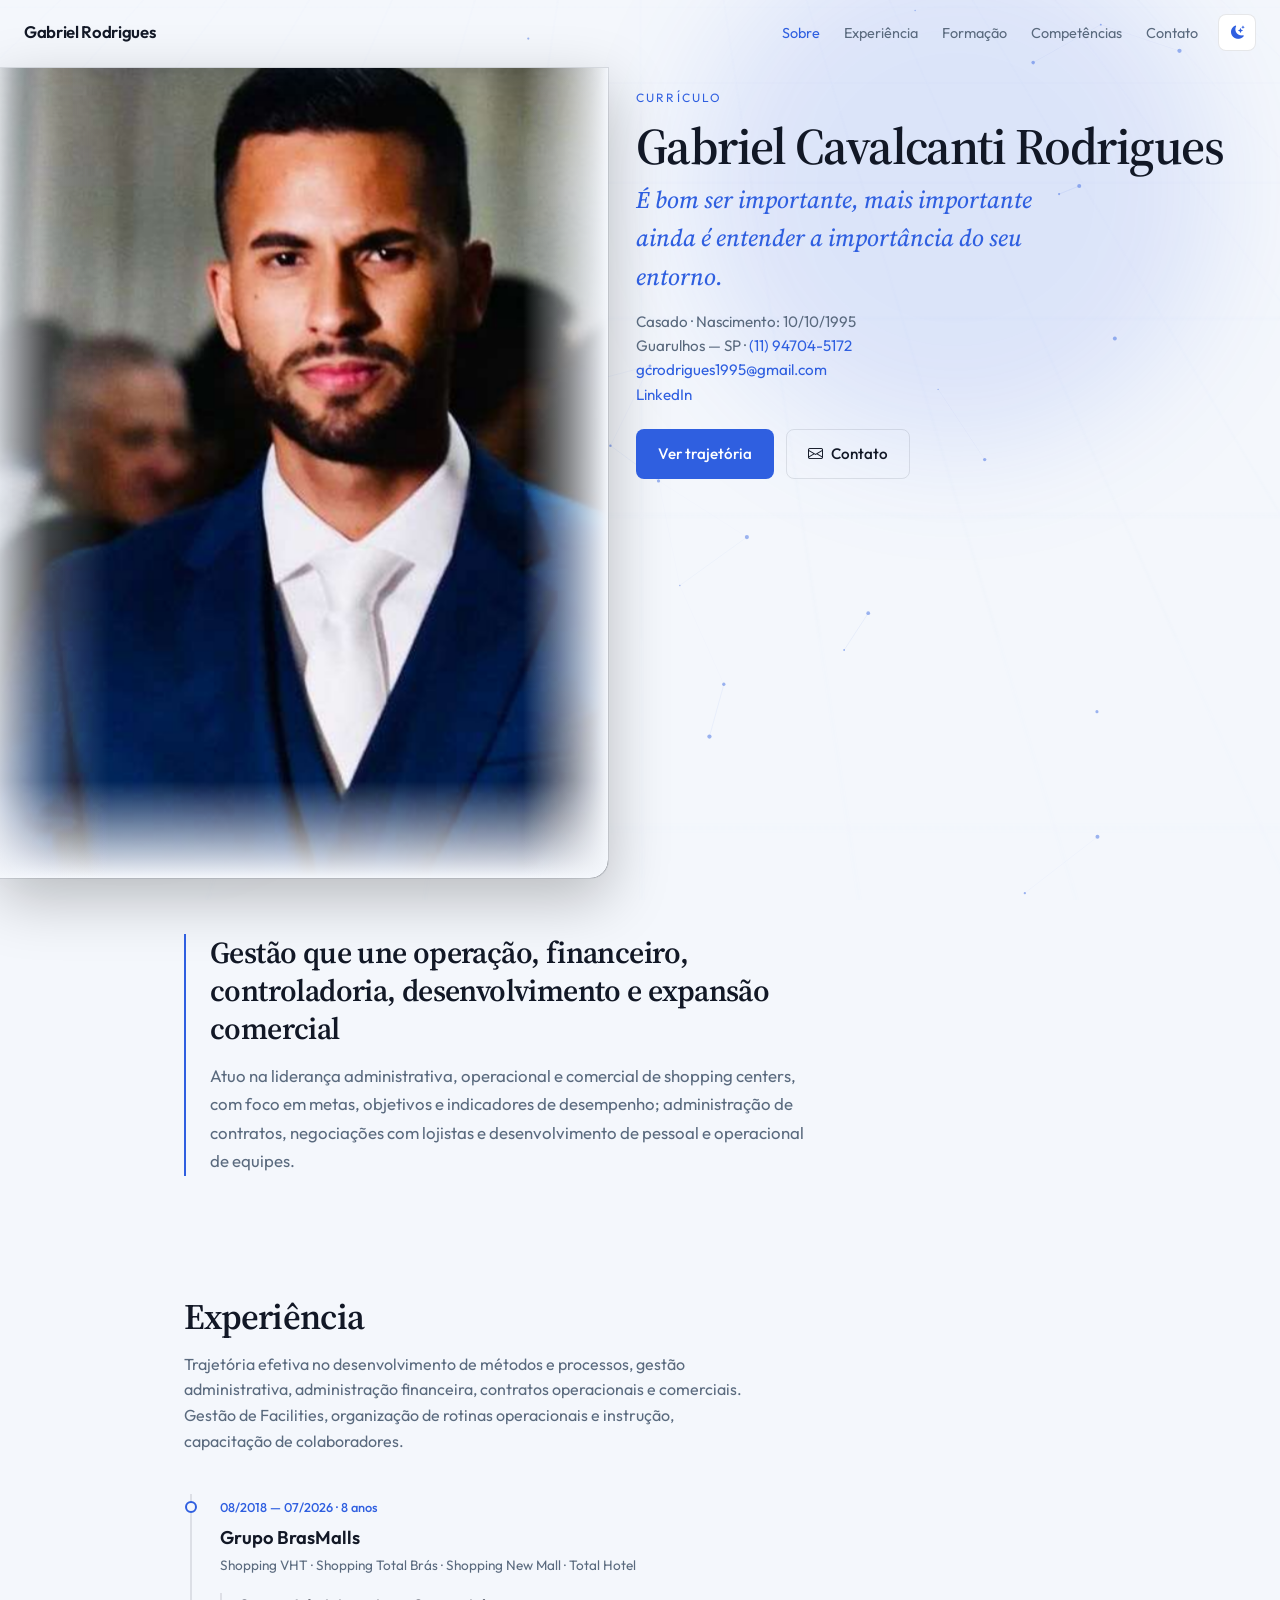
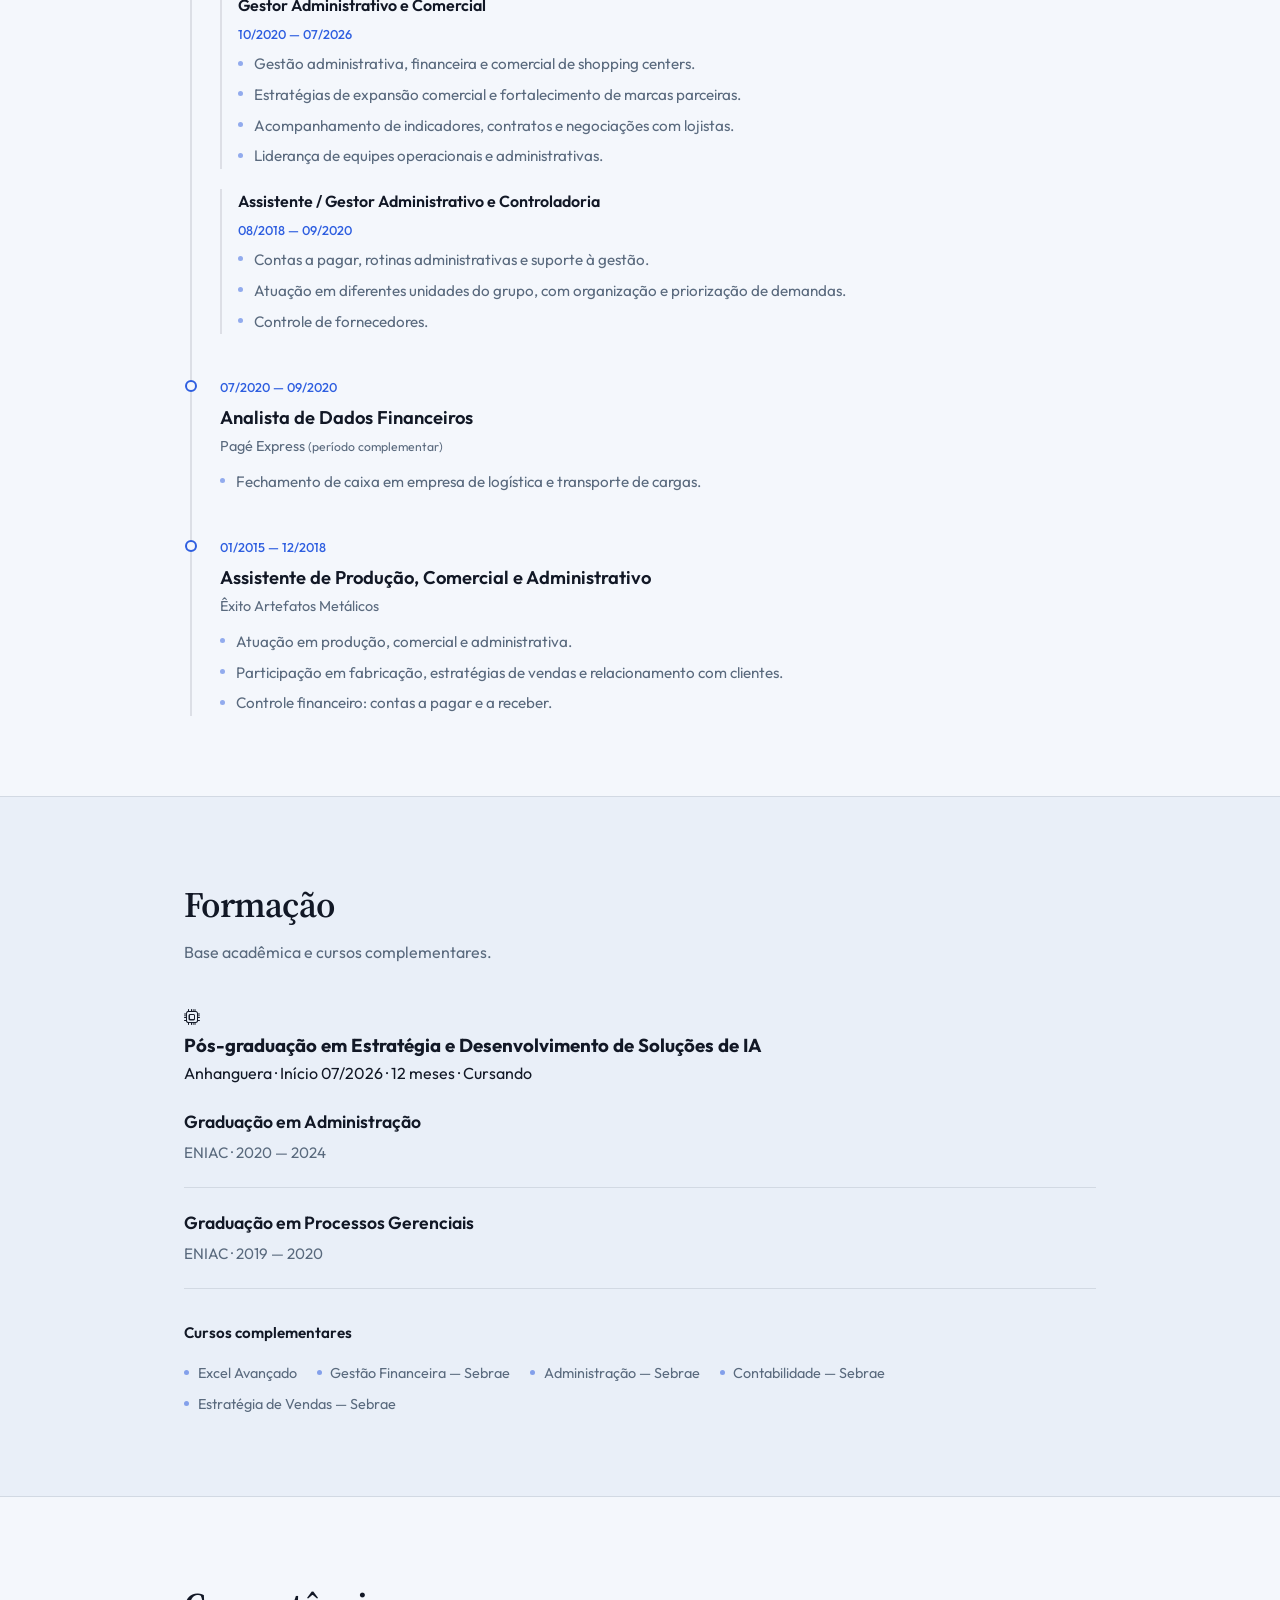
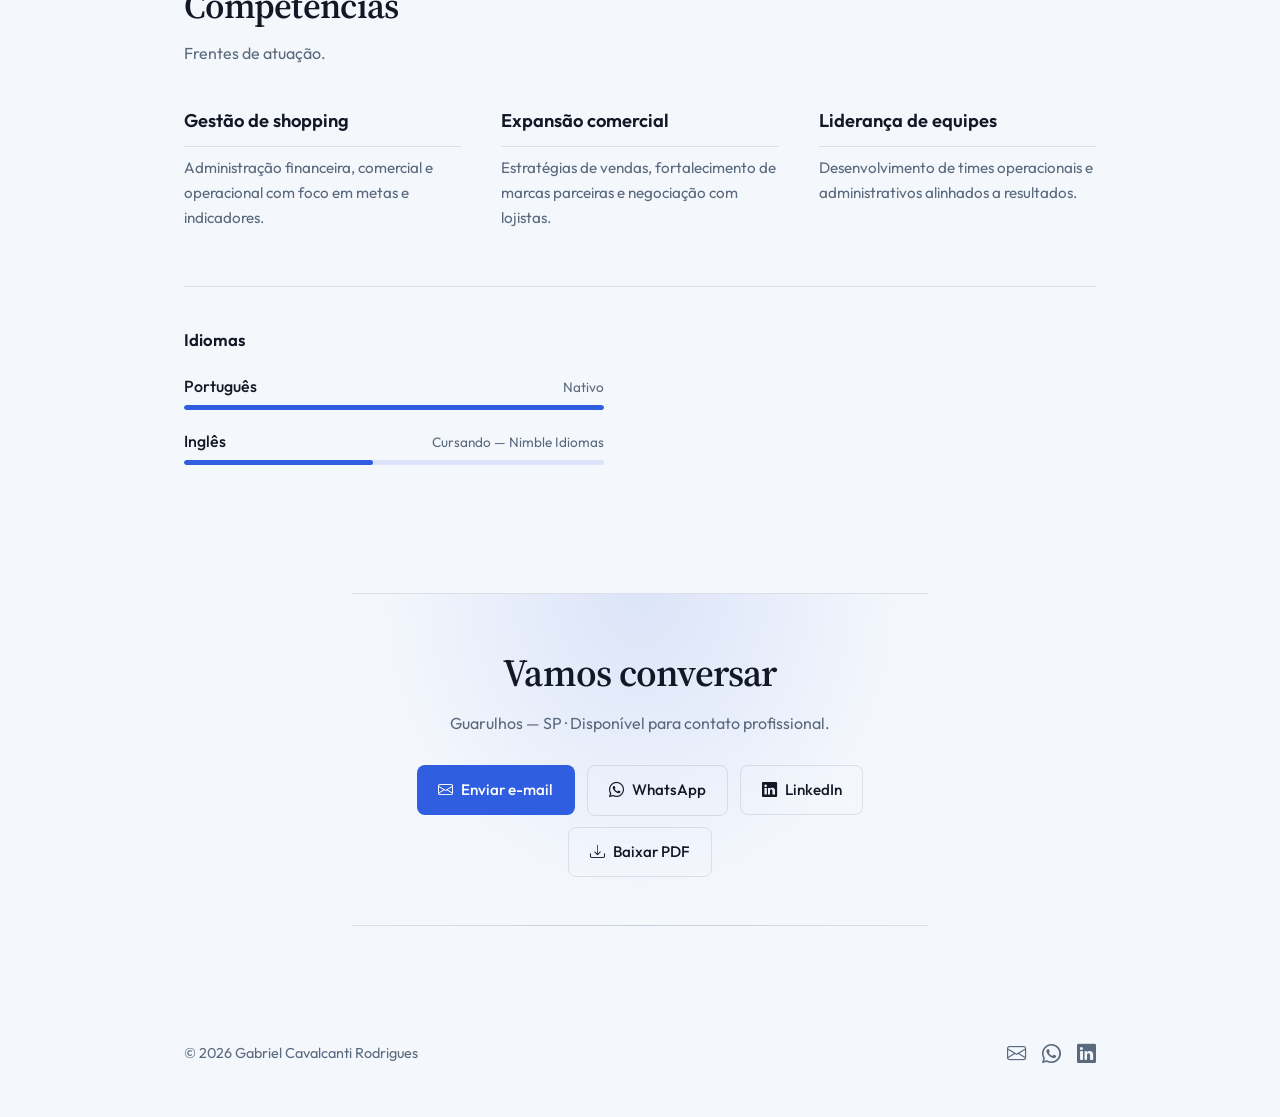
<file: index.html>
<!DOCTYPE html>
<html lang="pt-BR">
<head>
  <meta charset="UTF-8" />
  <meta name="viewport" content="width=device-width, initial-scale=1.0" />
  <title>Gabriel Rodrigues | Gestão Administrativa e Comercial</title>
  <meta name="description" content="Currículo de Gabriel Cavalcanti Rodrigues — Gestor Administrativo e Comercial em shopping centers." />
  <link rel="preconnect" href="https://fonts.googleapis.com" />
  <link rel="preconnect" href="https://fonts.gstatic.com" crossorigin />
  <link href="https://fonts.googleapis.com/css2?family=Outfit:wght@400;500;600;700&family=Source+Serif+4:opsz,wght@8..60,500;8..60,600&display=swap" rel="stylesheet" />
  <link rel="stylesheet" href="https://cdn.jsdelivr.net/npm/bootstrap-icons@1.11.3/font/bootstrap-icons.min.css" />
  <link rel="stylesheet" href="styles.css" />
  <script>
    (function () {
      var saved = localStorage.getItem("cv-theme");
      var theme = saved || (window.matchMedia("(prefers-color-scheme: light)").matches ? "light" : "dark");
      document.documentElement.setAttribute("data-theme", theme);
    })();
  </script>
</head>
<body>
  <nav class="nav" id="nav">
    <a href="#inicio" class="nav__brand">Gabriel Rodrigues</a>
    <div class="nav__actions">
      <ul class="nav__links" id="navLinks">
        <li><a href="#sobre">Sobre</a></li>
        <li><a href="#experiencia">Experiência</a></li>
        <li><a href="#formacao">Formação</a></li>
        <li><a href="#competencias">Competências</a></li>
        <li><a href="#contato">Contato</a></li>
      </ul>
      <button class="theme-toggle" id="themeToggle" type="button" aria-label="Alternar tema claro ou escuro" title="Alternar tema">
        <i class="bi bi-sun-fill" id="themeIcon"></i>
      </button>
      <button class="nav__toggle" id="navToggle" aria-label="Abrir menu">
        <i class="bi bi-list"></i>
      </button>
    </div>
  </nav>

  <div class="fx" aria-hidden="true">
    <canvas id="fxCanvas" class="fx__canvas"></canvas>
    <div class="fx__grid"></div>
    <div class="fx__orb fx__orb--1"></div>
    <div class="fx__orb fx__orb--2"></div>
  </div>

  <header class="hero" id="inicio">
    <div class="hero__media">
      <img
        src="foto.jpg"
        alt="Gabriel Cavalcanti Rodrigues"
        class="hero__photo"
        onerror="this.style.display='none'; this.nextElementSibling.style.display='flex';"
      />
      <div class="hero__photo-fallback" aria-hidden="true">
        <i class="bi bi-person"></i>
      </div>
    </div>
    <div class="hero__content">
      <p class="hero__label">Currículo</p>
      <h1 class="hero__name">Gabriel Cavalcanti Rodrigues</h1>
      <p class="hero__tagline">É bom ser importante, mais importante ainda é entender a importância do seu entorno.</p>
      <p class="hero__summary">
        Casado · Nascimento: 10/10/1995<br />
        Guarulhos — SP · <a href="https://api.whatsapp.com/send?phone=5511947045172&text=Ol%C3%A1%2C%20vim%20pelo%20seu%20curr%C3%ADculo." target="_blank" rel="noopener noreferrer">(11) 94704-5172</a><br />
        <a href="mailto:gcrodrigues1995@gmail.com">gcrodrigues1995@gmail.com</a><br />
        <a href="https://www.linkedin.com/in/gabriel-rodrigues-a4638b1a1/" target="_blank" rel="noopener noreferrer">LinkedIn</a>
      </p>
      <div class="hero__cta">
        <a href="#experiencia" class="btn btn--primary">Ver trajetória</a>
        <a href="mailto:gcrodrigues1995@gmail.com" class="btn btn--ghost">
          <i class="bi bi-envelope"></i> Contato
        </a>
      </div>
    </div>
  </header>

  <main>
        <section class="section section--intro" id="sobre">
      <div class="intro reveal">
        <h2>Gestão que une operação, financeiro, controladoria, desenvolvimento e expansão comercial</h2>
        <p>
          Atuo na liderança administrativa, operacional e comercial de shopping centers,
          com foco em metas, objetivos e indicadores de desempenho; administração de contratos,
          negociações com lojistas e desenvolvimento de pessoal e operacional de equipes.
        </p>
      </div>
    </section>

    <section class="section" id="experiencia">
      <div class="section__head">
        <h2>Experiência</h2>
        <p>Trajetória efetiva no desenvolvimento de métodos e processos, gestão administrativa, administração financeira, contratos operacionais e comerciais. Gestão de Facilities, organização de rotinas operacionais e instrução, capacitação de colaboradores.</p>
      </div>

      <div class="timeline">
        <article class="timeline__item reveal">
          <div class="timeline__meta">
            <span class="timeline__period">08/2018 — 07/2026 · 8 anos</span>
            <h3>Grupo BrasMalls</h3>
            <p class="timeline__units">Shopping VHT · Shopping Total Brás · Shopping New Mall · Total Hotel</p>
          </div>

          <div class="timeline__role">
            <h4>Gestor Administrativo e Comercial</h4>
            <span class="timeline__period">10/2020 — 07/2026</span>
            <ul class="timeline__points">
              <li>Gestão administrativa, financeira e comercial de shopping centers.</li>
              <li>Estratégias de expansão comercial e fortalecimento de marcas parceiras.</li>
              <li>Acompanhamento de indicadores, contratos e negociações com lojistas.</li>
              <li>Liderança de equipes operacionais e administrativas.</li>
            </ul>
          </div>

          <div class="timeline__role">
            <h4>Assistente / Gestor Administrativo e Controladoria</h4>
            <span class="timeline__period">08/2018 — 09/2020</span>
            <ul class="timeline__points">
              <li>Contas a pagar, rotinas administrativas e suporte à gestão.</li>
              <li>Atuação em diferentes unidades do grupo, com organização e priorização de demandas.</li>
              <li>Controle de fornecedores.</li>
            </ul>
          </div>
        </article>

        <article class="timeline__item reveal">
          <div class="timeline__meta">
            <span class="timeline__period">07/2020 — 09/2020</span>
            <h3>Analista de Dados Financeiros</h3>
            <p class="timeline__company">Pagé Express <span class="timeline__note">(período complementar)</span></p>
          </div>
          <ul class="timeline__points">
            <li>Fechamento de caixa em empresa de logística e transporte de cargas.</li>
          </ul>
        </article>

        <article class="timeline__item reveal">
          <div class="timeline__meta">
            <span class="timeline__period">01/2015 — 12/2018</span>
            <h3>Assistente de Produção, Comercial e Administrativo</h3>
            <p class="timeline__company">Êxito Artefatos Metálicos</p>
          </div>
          <ul class="timeline__points">
            <li>Atuação em produção, comercial e administrativa.</li>
            <li>Participação em fabricação, estratégias de vendas e relacionamento com clientes.</li>
            <li>Controle financeiro: contas a pagar e a receber.</li>
          </ul>
        </article>
      </div>
    </section>

    <section class="section section--alt" id="formacao">
      <div class="section__head">
        <h2>Formação</h2>
        <p>Base acadêmica e cursos complementares.</p>
      </div>

      <div class="grid grid--2">
        <article class="info reveal">
          <i class="bi bi-cpu info__icon"></i>
          <div>
            <h3>Pós-graduação em Estratégia e Desenvolvimento de Soluções de IA</h3>
            <p class="info__sub">Anhanguera · Início 07/2026 · 12 meses · Cursando</p>
          </div>
        </article>
        <article class="stack__item reveal">
          <h3>Graduação em Administração</h3>
          <p>ENIAC · 2020 — 2024</p>
        </article>
        <article class="stack__item reveal">
          <h3>Graduação em Processos Gerenciais</h3>
          <p>ENIAC · 2019 — 2020</p>
        </article>
      </div>

      <div class="courses reveal">
        <h3 class="courses__title">Cursos complementares</h3>
        <ul class="courses__list">
          <li>Excel Avançado</li>
          <li>Gestão Financeira — Sebrae</li>
          <li>Administração — Sebrae</li>
          <li>Contabilidade — Sebrae</li>
          <li>Estratégia de Vendas — Sebrae</li>
        </ul>
      </div>
    </section>

    <section class="section" id="competencias">
      <div class="section__head">
        <h2>Competências</h2>
        <p>Frentes de atuação.</p>
      </div>

      <div class="skills">
        <article class="skill reveal">
          <h3>Gestão de shopping</h3>
          <p>Administração financeira, comercial e operacional com foco em metas e indicadores.</p>
        </article>
        <article class="skill reveal">
          <h3>Expansão comercial</h3>
          <p>Estratégias de vendas, fortalecimento de marcas parceiras e negociação com lojistas.</p>
        </article>
        <article class="skill reveal">
          <h3>Liderança de equipes</h3>
          <p>Desenvolvimento de times operacionais e administrativos alinhados a resultados.</p>
        </article>
      </div>

      <div class="langs reveal" id="idiomas">
        <h3 class="langs__title">Idiomas</h3>
        <ul class="langs__list">
          <li>
            <span class="langs__name">Português</span>
            <span class="langs__level">Nativo</span>
            <span class="langs__bar" role="progressbar" aria-valuenow="100" aria-valuemin="0" aria-valuemax="100">
              <span style="--level: 100%"></span>
            </span>
          </li>
          <li>
            <span class="langs__name">Inglês</span>
            <span class="langs__level">Cursando — Nimble Idiomas</span>
            <span class="langs__bar" role="progressbar" aria-valuenow="45" aria-valuemin="0" aria-valuemax="100">
              <span style="--level: 45%"></span>
            </span>
          </li>
        </ul>
      </div>
    </section>

    <section class="section section--cta" id="contato">
      <div class="cta reveal">
        <h2>Vamos conversar</h2>
        <p>Guarulhos — SP · Disponível para contato profissional.</p>
        <div class="cta__actions">
          <a href="mailto:gcrodrigues1995@gmail.com" class="btn btn--primary">
            <i class="bi bi-envelope"></i> Enviar e-mail
          </a>
          <a href="https://api.whatsapp.com/send?phone=5511947045172&text=Ol%C3%A1%2C%20vim%20pelo%20seu%20curr%C3%ADculo." target="_blank" rel="noopener noreferrer" class="btn btn--ghost">
            <i class="bi bi-whatsapp"></i> WhatsApp
          </a>
          <a href="https://www.linkedin.com/in/gabriel-rodrigues-a4638b1a1/" target="_blank" rel="noopener noreferrer" class="btn btn--ghost">
            <i class="bi bi-linkedin"></i> LinkedIn
          </a>
          <a href="Curriculo_ Rodrigues.pdf" class="btn btn--ghost" download>
            <i class="bi bi-download"></i> Baixar PDF
          </a>
        </div>
      </div>
    </section>
  </main>

  <footer class="footer">
    <p>© <span id="year"></span> Gabriel Cavalcanti Rodrigues</p>
    <div class="footer__links">
      <a href="mailto:gcrodrigues1995@gmail.com" aria-label="E-mail"><i class="bi bi-envelope"></i></a>
      <a href="https://api.whatsapp.com/send?phone=5511947045172&text=Ol%C3%A1%2C%20vim%20pelo%20seu%20curr%C3%ADculo." target="_blank" rel="noopener noreferrer" aria-label="WhatsApp"><i class="bi bi-whatsapp"></i></a>
      <a href="https://www.linkedin.com/in/gabriel-rodrigues-a4638b1a1/" target="_blank" rel="noopener noreferrer" aria-label="LinkedIn"><i class="bi bi-linkedin"></i></a>
    </div>
  </footer>

  <script src="script.js"></script>
</body>
</html>
</file>
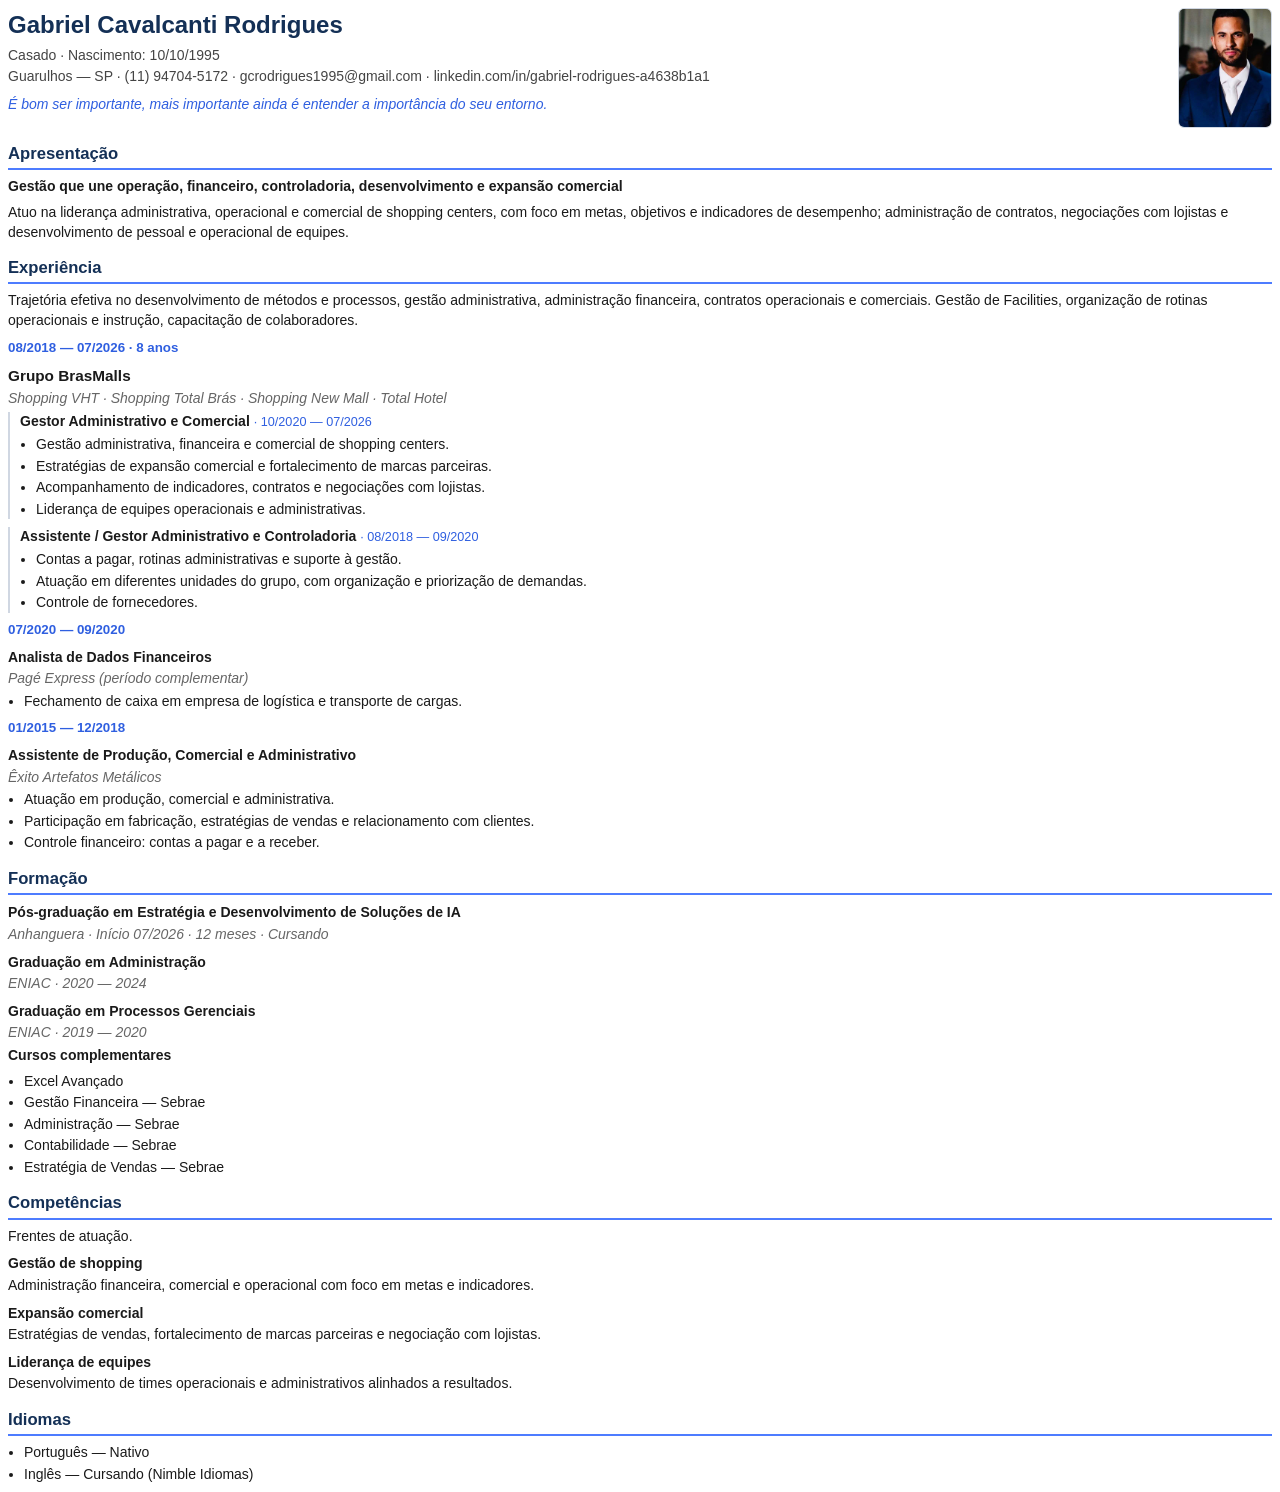
<file: curriculo-print.html>
﻿<!DOCTYPE html>
<html lang="pt-BR">
<head>
<meta charset="UTF-8" />
<title>Currículo | Gabriel Cavalcanti Rodrigues</title>
<style>
  @page { size: A4; margin: 14mm; }
  body { font-family: Arial, Helvetica, sans-serif; color: #1a1a1a; font-size: 10.5pt; line-height: 1.4; }
  h1 { font-size: 18pt; margin: 0 0 4px; color: #143056; }
  h2 { font-size: 12.5pt; color: #143056; border-bottom: 2px solid #4d7cff; padding-bottom: 3px; margin: 14px 0 7px; }
  h3 { font-size: 10.5pt; margin: 8px 0 2px; }
  .meta { color: #444; margin: 0 0 2px; }
  .tagline { font-style: italic; color: #2f5fe0; margin: 8px 0 10px; }
  .period { color: #2f5fe0; font-weight: 700; font-size: 10pt; margin: 8px 0 0; }
  .company { color: #666; font-style: italic; margin: 0 0 3px; }
  ul { margin: 3px 0 8px 16px; padding: 0; }
  li { margin-bottom: 2px; }
  .group { font-size: 11.5pt; }
  .role { border-left: 2px solid #d0d7e2; padding-left: 10px; margin: 4px 0 6px; }
  .role h3 { margin-top: 4px; }
  .role__period { color: #2f5fe0; font-weight: 400; font-size: 9.5pt; }
  p { margin: 0 0 6px; }
  .header { display: flex; gap: 16px; align-items: flex-start; margin-bottom: 6px; }
  .header__text { flex: 1; }
  .header__photo {
    width: 92px; height: 118px; object-fit: cover; object-position: center 12%;
    border-radius: 6px; border: 1px solid #d0d7e2;
  }
</style>
</head>
<body>
  <div class="header">
    <div class="header__text">
      <h1>Gabriel Cavalcanti Rodrigues</h1>
      <p class="meta">Casado · Nascimento: 10/10/1995</p>
      <p class="meta">Guarulhos — SP · (11) 94704-5172 · gcrodrigues1995@gmail.com · linkedin.com/in/gabriel-rodrigues-a4638b1a1</p>
      <p class="tagline">É bom ser importante, mais importante ainda é entender a importância do seu entorno.</p>
    </div>
    <img class="header__photo" src="[data-uri]" alt="Gabriel Cavalcanti Rodrigues" />
  </div>

  <h2>Apresentação</h2>
  <p><strong>Gestão que une operação, financeiro, controladoria, desenvolvimento e expansão comercial</strong></p>
  <p>Atuo na liderança administrativa, operacional e comercial de shopping centers, com foco em metas, objetivos e indicadores de desempenho; administração de contratos, negociações com lojistas e desenvolvimento de pessoal e operacional de equipes.</p>

  <h2>Experiência</h2>
  <p>Trajetória efetiva no desenvolvimento de métodos e processos, gestão administrativa, administração financeira, contratos operacionais e comerciais. Gestão de Facilities, organização de rotinas operacionais e instrução, capacitação de colaboradores.</p>

  <p class="period">08/2018 — 07/2026 · 8 anos</p>
  <h3 class="group">Grupo BrasMalls</h3>
  <p class="company">Shopping VHT · Shopping Total Brás · Shopping New Mall · Total Hotel</p>
  <div class="role">
    <h3>Gestor Administrativo e Comercial <span class="role__period">· 10/2020 — 07/2026</span></h3>
    <ul>
      <li>Gestão administrativa, financeira e comercial de shopping centers.</li>
      <li>Estratégias de expansão comercial e fortalecimento de marcas parceiras.</li>
      <li>Acompanhamento de indicadores, contratos e negociações com lojistas.</li>
      <li>Liderança de equipes operacionais e administrativas.</li>
    </ul>
  </div>
  <div class="role">
    <h3>Assistente / Gestor Administrativo e Controladoria <span class="role__period">· 08/2018 — 09/2020</span></h3>
    <ul>
      <li>Contas a pagar, rotinas administrativas e suporte à gestão.</li>
      <li>Atuação em diferentes unidades do grupo, com organização e priorização de demandas.</li>
      <li>Controle de fornecedores.</li>
    </ul>
  </div>

  <p class="period">07/2020 — 09/2020</p>
  <h3>Analista de Dados Financeiros</h3>
  <p class="company">Pagé Express (período complementar)</p>
  <ul>
    <li>Fechamento de caixa em empresa de logística e transporte de cargas.</li>
  </ul>

  <p class="period">01/2015 — 12/2018</p>
  <h3>Assistente de Produção, Comercial e Administrativo</h3>
  <p class="company">Êxito Artefatos Metálicos</p>
  <ul>
    <li>Atuação em produção, comercial e administrativa.</li>
    <li>Participação em fabricação, estratégias de vendas e relacionamento com clientes.</li>
    <li>Controle financeiro: contas a pagar e a receber.</li>
  </ul>

  <h2>Formação</h2>
  <h3>Pós-graduação em Estratégia e Desenvolvimento de Soluções de IA</h3>
  <p class="company">Anhanguera · Início 07/2026 · 12 meses · Cursando</p>
  <h3>Graduação em Administração</h3>
  <p class="company">ENIAC · 2020 — 2024</p>
  <h3>Graduação em Processos Gerenciais</h3>
  <p class="company">ENIAC · 2019 — 2020</p>
  <p><strong>Cursos complementares</strong></p>
  <ul>
    <li>Excel Avançado</li>
    <li>Gestão Financeira — Sebrae</li>
    <li>Administração — Sebrae</li>
    <li>Contabilidade — Sebrae</li>
    <li>Estratégia de Vendas — Sebrae</li>
  </ul>

  <h2>Competências</h2>
  <p>Frentes de atuação.</p>
  <h3>Gestão de shopping</h3>
  <p>Administração financeira, comercial e operacional com foco em metas e indicadores.</p>
  <h3>Expansão comercial</h3>
  <p>Estratégias de vendas, fortalecimento de marcas parceiras e negociação com lojistas.</p>
  <h3>Liderança de equipes</h3>
  <p>Desenvolvimento de times operacionais e administrativos alinhados a resultados.</p>

  <h2>Idiomas</h2>
  <ul>
    <li>Português — Nativo</li>
    <li>Inglês — Cursando (Nimble Idiomas)</li>
  </ul>
</body>
</html>
</file>
<file: styles.css>
:root {
  --bg: #070b14;
  --bg-alt: #0e1524;
  --surface: #141c2e;
  --text: #e8eef4;
  --muted: #8b9aab;
  --accent: #4d7cff;
  --accent-soft: #6b91ff;
  --accent-dim: rgba(77, 124, 255, 0.16);
  --line: rgba(232, 238, 244, 0.1);
  --nav-bg: rgba(7, 11, 20, 0.82);
  --fx-dot: rgba(77, 124, 255, 0.55);
  --fx-line: rgba(77, 124, 255, 0.12);
  --fx-grid: rgba(77, 124, 255, 0.06);
  --orb-a: rgba(45, 100, 255, 0.18);
  --orb-b: rgba(20, 180, 220, 0.1);
  --font: "Outfit", sans-serif;
  --serif: "Source Serif 4", Georgia, serif;
  --radius: 12px;
  --max: 960px;
  --ease: cubic-bezier(0.22, 1, 0.36, 1);
  color-scheme: dark;
}

[data-theme="light"] {
  --bg: #f4f7fc;
  --bg-alt: #e8eef8;
  --surface: #ffffff;
  --text: #121826;
  --muted: #5a6a7e;
  --accent: #2f5fe0;
  --accent-soft: #1e4fd0;
  --accent-dim: rgba(47, 95, 224, 0.12);
  --line: rgba(18, 24, 38, 0.1);
  --nav-bg: rgba(244, 247, 252, 0.88);
  --fx-dot: rgba(47, 95, 224, 0.45);
  --fx-line: rgba(47, 95, 224, 0.1);
  --fx-grid: rgba(47, 95, 224, 0.05);
  --orb-a: rgba(47, 95, 224, 0.12);
  --orb-b: rgba(20, 160, 200, 0.08);
  color-scheme: light;
}

*,
*::before,
*::after {
  box-sizing: border-box;
  margin: 0;
  padding: 0;
}

html {
  scroll-behavior: smooth;
}

body {
  font-family: var(--font);
  background: var(--bg);
  color: var(--text);
  line-height: 1.6;
  min-height: 100vh;
  transition: background 0.35s var(--ease), color 0.35s var(--ease);
}

a {
  color: inherit;
  text-decoration: none;
}

ul {
  list-style: none;
}

img {
  display: block;
  max-width: 100%;
}

/* —— Futuristic FX —— */
.fx {
  position: fixed;
  inset: 0;
  z-index: 0;
  pointer-events: none;
  overflow: hidden;
}

.fx__canvas {
  position: absolute;
  inset: 0;
  width: 100%;
  height: 100%;
}

.fx__grid {
  position: absolute;
  inset: -20%;
  background-image:
    linear-gradient(var(--fx-grid) 1px, transparent 1px),
    linear-gradient(90deg, var(--fx-grid) 1px, transparent 1px);
  background-size: 56px 56px;
  transform: perspective(600px) rotateX(58deg) translateY(-8%);
  transform-origin: center top;
  animation: gridDrift 28s linear infinite;
  mask-image: linear-gradient(180deg, rgba(0, 0, 0, 0.55), transparent 72%);
  opacity: 0.7;
}

.fx__orb {
  position: absolute;
  border-radius: 50%;
  filter: blur(60px);
  animation: orbFloat 18s ease-in-out infinite;
}

.fx__orb--1 {
  width: 42vw;
  height: 42vw;
  max-width: 520px;
  max-height: 520px;
  top: -8%;
  right: 5%;
  background: var(--orb-a);
}

.fx__orb--2 {
  width: 36vw;
  height: 36vw;
  max-width: 420px;
  max-height: 420px;
  bottom: 10%;
  left: -6%;
  background: var(--orb-b);
  animation-delay: -7s;
  animation-duration: 22s;
}

@keyframes gridDrift {
  from { background-position: 0 0; }
  to { background-position: 0 56px; }
}

@keyframes orbFloat {
  0%, 100% { transform: translate(0, 0) scale(1); }
  50% { transform: translate(3%, 4%) scale(1.08); }
}

.nav,
.hero,
main,
.footer {
  position: relative;
  z-index: 1;
}

/* —— Nav —— */
.nav {
  position: fixed;
  top: 0;
  left: 0;
  right: 0;
  z-index: 100;
  display: flex;
  align-items: center;
  justify-content: space-between;
  padding: 0.85rem 1.5rem;
  transition: background 0.3s var(--ease), backdrop-filter 0.3s, border-color 0.3s;
}

.nav.scrolled {
  background: var(--nav-bg);
  backdrop-filter: blur(14px);
  border-bottom: 1px solid var(--line);
}

.nav__brand {
  font-weight: 600;
  font-size: 1.05rem;
  letter-spacing: -0.02em;
}

.nav__actions {
  display: flex;
  align-items: center;
  gap: 1.25rem;
}

.nav__links {
  display: flex;
  gap: 1.5rem;
}

.nav__links a {
  font-size: 0.9rem;
  color: var(--muted);
  transition: color 0.2s;
}

.nav__links a:hover,
.nav__links a.active {
  color: var(--accent);
}

.theme-toggle {
  display: inline-flex;
  align-items: center;
  justify-content: center;
  width: 2.35rem;
  height: 2.35rem;
  border-radius: 8px;
  border: 1px solid var(--line);
  background: var(--surface);
  color: var(--accent);
  cursor: pointer;
  transition: transform 0.2s var(--ease), border-color 0.2s, background 0.2s;
}

.theme-toggle:hover {
  transform: translateY(-1px);
  border-color: var(--accent);
}

.nav__toggle {
  display: none;
  background: none;
  border: none;
  color: var(--text);
  font-size: 1.5rem;
  cursor: pointer;
}

/* —— Hero —— */
.hero {
  display: grid;
  grid-template-columns: minmax(280px, 0.95fr) 1.05fr;
  align-items: start;
  min-height: auto;
  padding-top: 4.25rem;
}

.hero__media {
  position: relative;
  overflow: hidden;
  background: var(--bg-alt);
  height: min(90vh, 820px);
  border-radius: 0 0 18px 0;
  box-shadow: 0 0 0 1px var(--line), 0 20px 60px rgba(0, 0, 0, 0.25);
}

.hero__photo {
  width: 100%;
  height: 100%;
  object-fit: cover;
  object-position: 68% 10%;
  transform: scale(1.02);
  transform-origin: 68% 10%;
  animation: fadeIn 1s var(--ease) both;
}

.hero__photo-fallback {
  display: none;
  width: 100%;
  height: 100%;
  min-height: 280px;
  align-items: center;
  justify-content: center;
  background: linear-gradient(145deg, var(--surface), var(--bg));
  font-size: 6rem;
  color: var(--muted);
  opacity: 0.4;
}

.hero__media::after {
  content: "";
  position: absolute;
  inset: 0;
  background:
    linear-gradient(90deg, color-mix(in srgb, var(--bg) 80%, transparent) 0%, color-mix(in srgb, var(--bg) 25%, transparent) 8%, transparent 18%),
    linear-gradient(270deg, var(--bg) 0%, transparent 14%),
    linear-gradient(180deg, transparent 88%, var(--bg) 100%);
  pointer-events: none;
  z-index: 2;
}

.hero__media::before {
  content: "";
  position: absolute;
  inset: 0;
  border: 1px solid rgba(77, 124, 255, 0.2);
  border-left: none;
  border-top: none;
  border-radius: 0 0 18px 0;
  pointer-events: none;
  z-index: 1;
  box-shadow: inset 0 0 40px rgba(77, 124, 255, 0.08);
}

.hero__content {
  display: flex;
  flex-direction: column;
  justify-content: flex-start;
  padding: 1.25rem 2.5rem 2rem 1.75rem;
  animation: slideUp 0.9s var(--ease) 0.1s both;
}

.hero__label {
  font-size: 0.75rem;
  text-transform: uppercase;
  letter-spacing: 0.18em;
  color: var(--accent);
  margin-bottom: 0.65rem;
}

.hero__name {
  font-family: var(--serif);
  font-size: clamp(2.1rem, 4.4vw, 3.2rem);
  font-weight: 600;
  line-height: 1.1;
  letter-spacing: -0.03em;
  margin-bottom: 0.45rem;
}

.hero__tagline {
  font-family: var(--serif);
  font-size: clamp(1.15rem, 2.2vw, 1.5rem);
  font-weight: 500;
  color: var(--accent);
  margin-bottom: 0.85rem;
  font-style: italic;
  max-width: 28rem;
}

.hero__summary {
  color: var(--muted);
  font-size: 0.95rem;
  max-width: 28rem;
  margin-bottom: 1.35rem;
  line-height: 1.6;
}

.hero__summary a {
  color: var(--accent);
  transition: color 0.2s;
}

.hero__summary a:hover {
  color: var(--accent-soft);
}

.hero__cta {
  display: flex;
  flex-wrap: wrap;
  gap: 0.75rem;
}

.btn {
  display: inline-flex;
  align-items: center;
  gap: 0.5rem;
  padding: 0.75rem 1.3rem;
  font-family: var(--font);
  font-size: 0.95rem;
  font-weight: 500;
  border-radius: 8px;
  border: 1px solid transparent;
  cursor: pointer;
  transition: transform 0.2s var(--ease), background 0.2s, border-color 0.2s;
}

.btn:hover {
  transform: translateY(-2px);
}

.btn--primary {
  background: var(--accent);
  color: #fff;
}

.btn--primary:hover {
  background: var(--accent-soft);
}

.btn--ghost {
  background: transparent;
  border-color: var(--line);
  color: var(--text);
  backdrop-filter: blur(6px);
}

.btn--ghost:hover {
  border-color: var(--accent);
  color: var(--accent);
}

/* —— Sections —— */
.section {
  max-width: var(--max);
  margin: 0 auto;
  padding: 5rem 1.5rem;
}

.section--intro {
  padding-top: 3.5rem;
  padding-bottom: 2rem;
}

.section--alt {
  position: relative;
}

.section--alt::before {
  content: "";
  position: absolute;
  left: 50%;
  transform: translateX(-50%);
  width: 100vw;
  top: 0;
  bottom: 0;
  background: color-mix(in srgb, var(--bg-alt) 88%, transparent);
  z-index: -1;
  border-top: 1px solid var(--line);
  border-bottom: 1px solid var(--line);
}

.section__head {
  margin-bottom: 2.5rem;
  max-width: 36rem;
}

.section__head h2 {
  font-family: var(--serif);
  font-size: clamp(1.75rem, 3.5vw, 2.25rem);
  font-weight: 600;
  letter-spacing: -0.02em;
  margin-bottom: 0.4rem;
}

.section__head p {
  color: var(--muted);
  font-size: 1rem;
}

.intro {
  max-width: 40rem;
  border-left: 2px solid var(--accent);
  padding-left: 1.5rem;
}

.intro h2 {
  font-family: var(--serif);
  font-size: clamp(1.45rem, 3vw, 1.9rem);
  font-weight: 600;
  line-height: 1.25;
  letter-spacing: -0.02em;
  margin-bottom: 0.85rem;
}

.intro p {
  color: var(--muted);
  font-size: 1.05rem;
  line-height: 1.7;
}

/* —— Timeline —— */
.timeline {
  display: flex;
  flex-direction: column;
  border-left: 2px solid var(--line);
  margin-left: 0.35rem;
}

.timeline__item {
  position: relative;
  padding: 0 0 2.5rem 1.75rem;
}

.timeline__item:last-child {
  padding-bottom: 0;
}

.timeline__item::before {
  content: "";
  position: absolute;
  left: -7px;
  top: 0.4rem;
  width: 12px;
  height: 12px;
  border-radius: 50%;
  background: var(--bg);
  border: 2px solid var(--accent);
}

.timeline__period {
  display: inline-block;
  font-size: 0.8rem;
  color: var(--accent);
  font-weight: 500;
  margin-bottom: 0.35rem;
}

.timeline__item h3 {
  font-size: 1.15rem;
  font-weight: 600;
  margin-bottom: 0.15rem;
}

.timeline__company {
  color: var(--muted);
  font-size: 0.9rem;
  margin-bottom: 0.75rem;
}

.timeline__note {
  color: var(--muted);
  font-weight: 400;
  font-size: 0.85em;
}

.timeline__points {
  display: flex;
  flex-direction: column;
  gap: 0.4rem;
}

.timeline__points li {
  position: relative;
  padding-left: 1rem;
  color: var(--muted);
  font-size: 0.95rem;
}

.timeline__points li::before {
  content: "";
  position: absolute;
  left: 0;
  top: 0.55em;
  width: 5px;
  height: 5px;
  border-radius: 50%;
  background: var(--accent);
  opacity: 0.5;
}

.timeline__units {
  color: var(--muted);
  font-size: 0.85rem;
  margin-bottom: 1rem;
}

.timeline__role {
  padding-left: 1rem;
  border-left: 2px solid var(--line);
  margin-bottom: 1.25rem;
}

.timeline__role:last-child {
  margin-bottom: 0;
}

.timeline__role h4 {
  font-size: 1rem;
  font-weight: 600;
  margin-bottom: 0.15rem;
}

.timeline__role .timeline__period {
  margin-bottom: 0.5rem;
}

/* —— Formação stack —— */
.stack {
  display: flex;
  flex-direction: column;
  gap: 0;
}

.stack__item {
  padding: 1.35rem 0;
  border-bottom: 1px solid var(--line);
}

.stack__item:first-child {
  padding-top: 0;
}

.stack__item h3 {
  font-size: 1.1rem;
  font-weight: 600;
  margin-bottom: 0.3rem;
}

.stack__item p {
  color: var(--muted);
  font-size: 0.95rem;
}

.courses {
  margin-top: 2rem;
}

.courses__title {
  font-size: 0.95rem;
  font-weight: 600;
  margin-bottom: 1rem;
  color: var(--text);
}

.courses__list {
  display: flex;
  flex-wrap: wrap;
  gap: 0.55rem 1.25rem;
}

.courses__list li {
  font-size: 0.9rem;
  color: var(--muted);
  position: relative;
  padding-left: 0.85rem;
}

.courses__list li::before {
  content: "";
  position: absolute;
  left: 0;
  top: 0.55em;
  width: 5px;
  height: 5px;
  border-radius: 50%;
  background: var(--accent);
  opacity: 0.55;
}

/* —— Competências —— */
.skills {
  display: grid;
  grid-template-columns: repeat(3, 1fr);
  gap: 2rem 2.5rem;
}

.skill h3 {
  font-size: 1.15rem;
  font-weight: 600;
  margin-bottom: 0.5rem;
  padding-bottom: 0.65rem;
  border-bottom: 1px solid var(--line);
}

.skill p {
  color: var(--muted);
  font-size: 0.95rem;
  line-height: 1.65;
}

.langs {
  margin-top: 3.5rem;
  padding-top: 2.5rem;
  border-top: 1px solid var(--line);
}

.langs__title {
  font-size: 1.05rem;
  font-weight: 600;
  margin-bottom: 1.25rem;
}

.langs__list {
  display: flex;
  flex-direction: column;
  gap: 1.15rem;
  max-width: 420px;
}

.langs__list li {
  display: grid;
  grid-template-columns: 1fr auto;
  grid-template-rows: auto auto;
  gap: 0.35rem 1rem;
  align-items: baseline;
}

.langs__name {
  font-weight: 500;
}

.langs__level {
  font-size: 0.85rem;
  color: var(--muted);
  text-align: right;
}

.langs__bar {
  grid-column: 1 / -1;
  height: 5px;
  background: var(--accent-dim);
  border-radius: 99px;
  overflow: hidden;
}

.langs__bar > span {
  display: block;
  height: 100%;
  width: 0;
  background: var(--accent);
  border-radius: 99px;
  transition: width 1s var(--ease);
}

.langs__bar.animate > span {
  width: var(--level);
}

/* —— CTA closing —— */
.section--cta {
  padding-top: 3rem;
  padding-bottom: 5rem;
}

.cta {
  text-align: center;
  max-width: 36rem;
  margin: 0 auto;
  padding: 3rem 1.25rem;
  border-top: 1px solid var(--line);
  border-bottom: 1px solid var(--line);
  background:
    radial-gradient(ellipse at 50% 0%, var(--accent-dim), transparent 65%);
}

.cta h2 {
  font-family: var(--serif);
  font-size: clamp(1.8rem, 4vw, 2.4rem);
  font-weight: 600;
  letter-spacing: -0.02em;
  margin-bottom: 0.5rem;
}

.cta > p {
  color: var(--muted);
  margin-bottom: 1.75rem;
}

.cta__actions {
  display: flex;
  flex-wrap: wrap;
  justify-content: center;
  gap: 0.75rem;
}

/* —— Footer —— */
.footer {
  max-width: var(--max);
  margin: 0 auto;
  padding: 2rem 1.5rem 3rem;
  display: flex;
  align-items: center;
  justify-content: space-between;
  gap: 1rem;
  color: var(--muted);
  font-size: 0.9rem;
}

.footer__links {
  display: flex;
  gap: 1rem;
}

.footer__links a {
  font-size: 1.2rem;
  transition: color 0.2s;
}

.footer__links a:hover {
  color: var(--accent);
}

/* —— Reveal / motion —— */
.reveal {
  opacity: 0;
  transform: translateY(18px);
  transition: opacity 0.6s var(--ease), transform 0.6s var(--ease);
}

.reveal.visible {
  opacity: 1;
  transform: translateY(0);
}

@keyframes fadeIn {
  from { opacity: 0; }
  to { opacity: 1; }
}

@keyframes slideUp {
  from {
    opacity: 0;
    transform: translateY(22px);
  }
  to {
    opacity: 1;
    transform: translateY(0);
  }
}

@media (prefers-reduced-motion: reduce) {
  .fx__grid,
  .fx__orb,
  .reveal,
  .hero__content,
  .hero__photo {
    animation: none !important;
  }

  .reveal {
    opacity: 1;
    transform: none;
  }
}

/* —— Responsive —— */
@media (max-width: 900px) {
  .hero {
    grid-template-columns: 1fr;
    padding-top: 4rem;
  }

  .hero__media {
    height: min(58vh, 520px);
    width: min(100%, 380px);
    margin: 0 auto;
    border-radius: 0 0 16px 16px;
  }

  .hero__photo {
    object-position: 68% 8%;
    transform: scale(1.03);
    transform-origin: 68% 8%;
  }

  .hero__media::after {
    background: linear-gradient(180deg, transparent 45%, var(--bg) 100%);
  }

  .hero__media::before {
    border-radius: 0 0 16px 16px;
    border-left: 1px solid rgba(77, 124, 255, 0.2);
  }

  .hero__content {
    padding: 1.25rem 1.5rem 2.5rem;
  }

  .skills {
    grid-template-columns: 1fr;
    gap: 1.75rem;
  }
}

@media (max-width: 700px) {
  .nav__toggle {
    display: block;
  }

  .nav__links {
    position: absolute;
    top: 100%;
    left: 0;
    right: 0;
    flex-direction: column;
    gap: 0;
    background: var(--nav-bg);
    backdrop-filter: blur(14px);
    border-bottom: 1px solid var(--line);
    max-height: 0;
    overflow: hidden;
    transition: max-height 0.35s var(--ease);
  }

  .nav__links.open {
    max-height: 320px;
  }

  .nav__links a {
    display: block;
    padding: 1rem 1.5rem;
    border-top: 1px solid var(--line);
  }

  .footer {
    flex-direction: column;
    text-align: center;
  }

  .cta__actions {
    flex-direction: column;
    align-items: stretch;
  }

  .cta__actions .btn {
    justify-content: center;
  }
}
</file>
